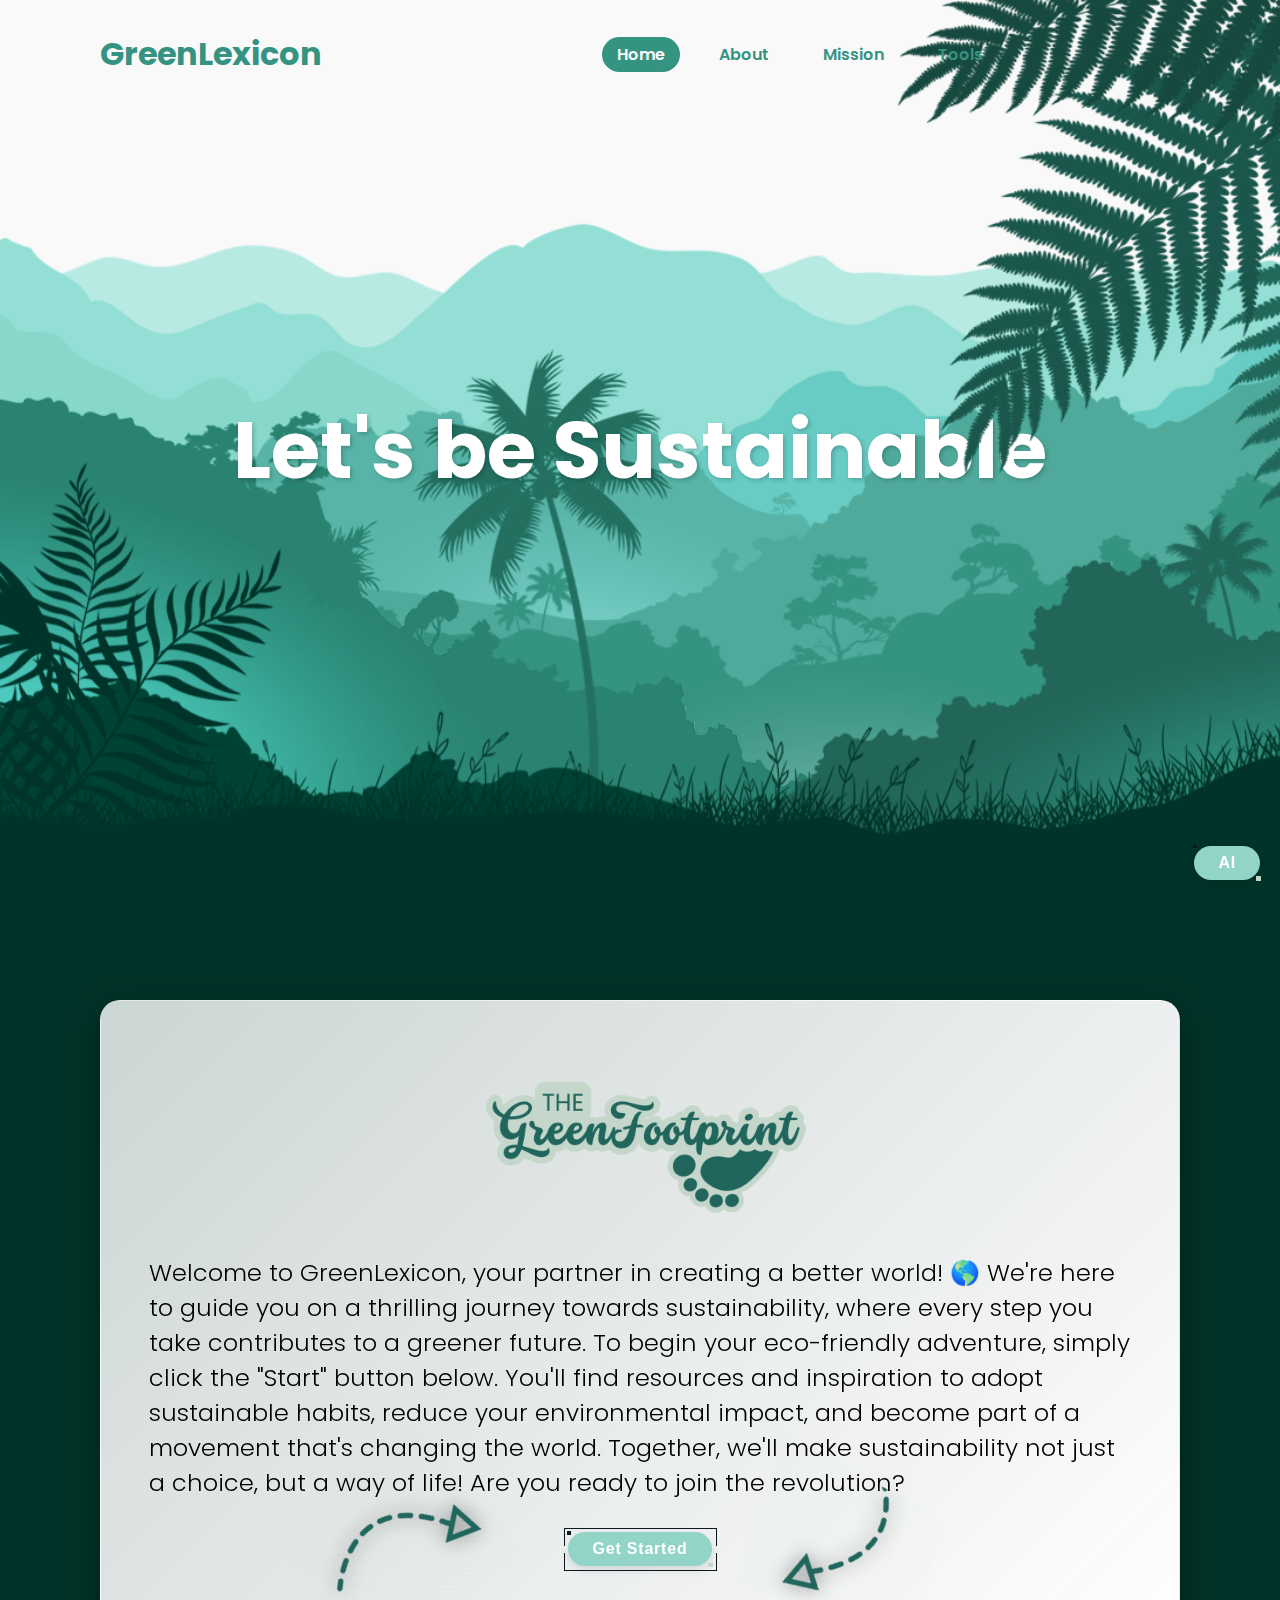
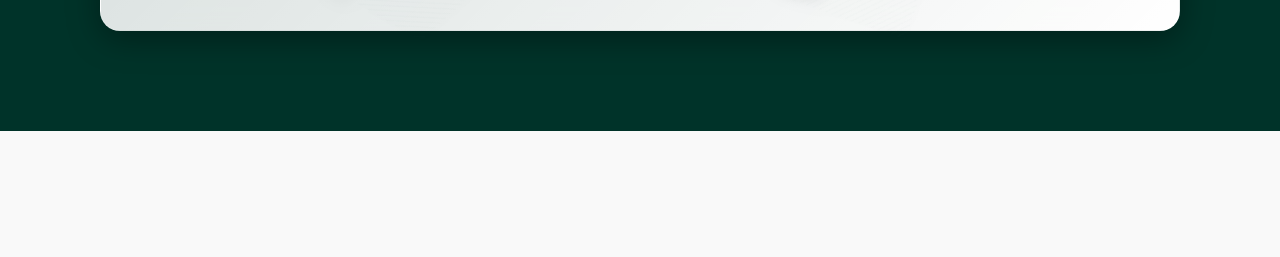
<file: GreenLexicon-main(1)/GreenLexicon-main/index.html>
<!DOCTYPE html>
<html lang="en">

<head>
	<meta charset="UTF-8" />
	<meta http-equiv="X-UA-Compatible" content="IE=edge" />
	<meta name="viewport" content="width=device-width, initial-scale=1.0" />
	<link rel="icon" type="image/x-icon" href="assets/icon.png" />
	<link rel="icon" type="image/png" href="assets/icon.png" sizes="32x32" />
	<link rel="icon" type="image/png" href="assets/icon.png" sizes="16x16" />
	<title>GreenLexicon - Home</title>
	<link rel="stylesheet" href="./css/style.css" />
	<link rel="stylesheet" href="./css/button.css" />
</head>

<body>
	<audio id="entrySound" src="./assets/sounds/main.mp3" preload="auto"></audio>
	<audio id="letsGoSound" src="./assets/sounds/letsgo.mp3" preload="auto"></audio>
	<!-- <div class="cursor">
		<img src="https://i.ibb.co/tXrLb7v/butterfly1.png" alt="" class="image" />
	</div> -->
	<div id="trail-container"></div>

	<header>
		<h2 class="logo">GreenLexicon</h2>
		<nav class="navigation">
			<a href="#" class="active">Home</a>
			<a href="#about">About</a>
			<a href="#mission">Mission</a>
			<a href="#">Tools</a>
		</nav>
	</header>
	<section class="parallax">
		<img src="./assets/hill1.png" id="hill1" />
		<img src="./assets/hill2.png" id="hill2" />
		<img src="./assets/hill3.png" id="hill3" />
		<img src="./assets/hill4.png" id="hill4" />
		<img src="./assets/hill5.png" id="hill5" />
		<img src="./assets/tree.png" id="tree" />
		<h2 id="text">Let's be Sustainable</h2>
		<img src="./assets/leaf.png" id="leaf" />
		<img src="./assets/plant.png" id="plant" />
		<!-- <div class="block"></div> -->
	</section>

	<section class="sec" id="about">
		<div class="secWrapper glass">
			<div class="logoWrapper">
				<img src="./assets/logoGreenFootPrint.svg" alt="The Green Footprint Logo">
			</div>
			<p class="HeroInfo">
				Welcome to GreenLexicon, your partner in creating a better
				world! 🌎 We're here to guide you on a thrilling journey
				towards sustainability, where every step you take
				contributes to a greener future. To begin your eco-friendly
				adventure, simply click the "Start" button below. You'll
				find resources and inspiration to adopt sustainable habits,
				reduce your environmental impact, and become part of a
				movement that's changing the world. Together, we'll make
				sustainability not just a choice, but a way of life! Are you
				ready to join the revolution?
			</p>
			<div class="centrecontainer">
				<img src="./assets/arrows.svg" alt="arrows in the background" class="arrows" />
				<div class="button-borders">
					<a href="./start.html">
						<button class="primary-button btn">
							Get Started
						</button>
					</a>
				</div>
			</div>
		</div>
	</section>

	<div class="external-link-container">
		<a href="https://lexicon-ai-umber.vercel.app/" target="_blank" class="external-link-button">
			<button class="primary-button btn">AI</button>
		</a>
	</div>



	<!-- <section class="footer">
		<footer>
			<img src="./assets/footer.svg" alt="Footer Image" />
		</footer>
	</section> -->
	<script src="https://cdnjs.cloudflare.com/ajax/libs/jquery/3.3.1/jquery.min.js"></script>
	<script src="./js/script.js"></script>
	<script src="./js/cursor.js"></script>
	<!-- <script src="./js/smoothscroll.js"></script> -->
	<!-- Ensure jQuery is included before this script -->
	<script src="https://cdnjs.cloudflare.com/ajax/libs/jquery/3.3.1/jquery.min.js"></script>
	<script>
		$(document).ready(function () {
			var entrySound = $("#entrySound")[0]; // Get the native audio element for entry sound
			var letsGoSound = $("#letsGoSound")[0]; // Get the native audio element for the hover sound

			// Attempt to play the entry sound on page load
			entrySound.play().catch(function (error) {
				console.error(
					"Playback prevented due to browser restrictions. User must interact with the document.",
					error
				);
			});

			// When .btn elements are hovered, pause entrySound and play letsGoSound
			$(".btn").mouseenter(function () {
				// Pause and reset the entry sound
				entrySound.pause();
				entrySound.currentTime = 0;

				// Play the letsGoSound
				letsGoSound.play().catch(function (error) {
					console.error(
						"Playback prevented due to browser restrictions:",
						error
					);
				});
			});
		});
	</script>
</body>

</html>
</file>
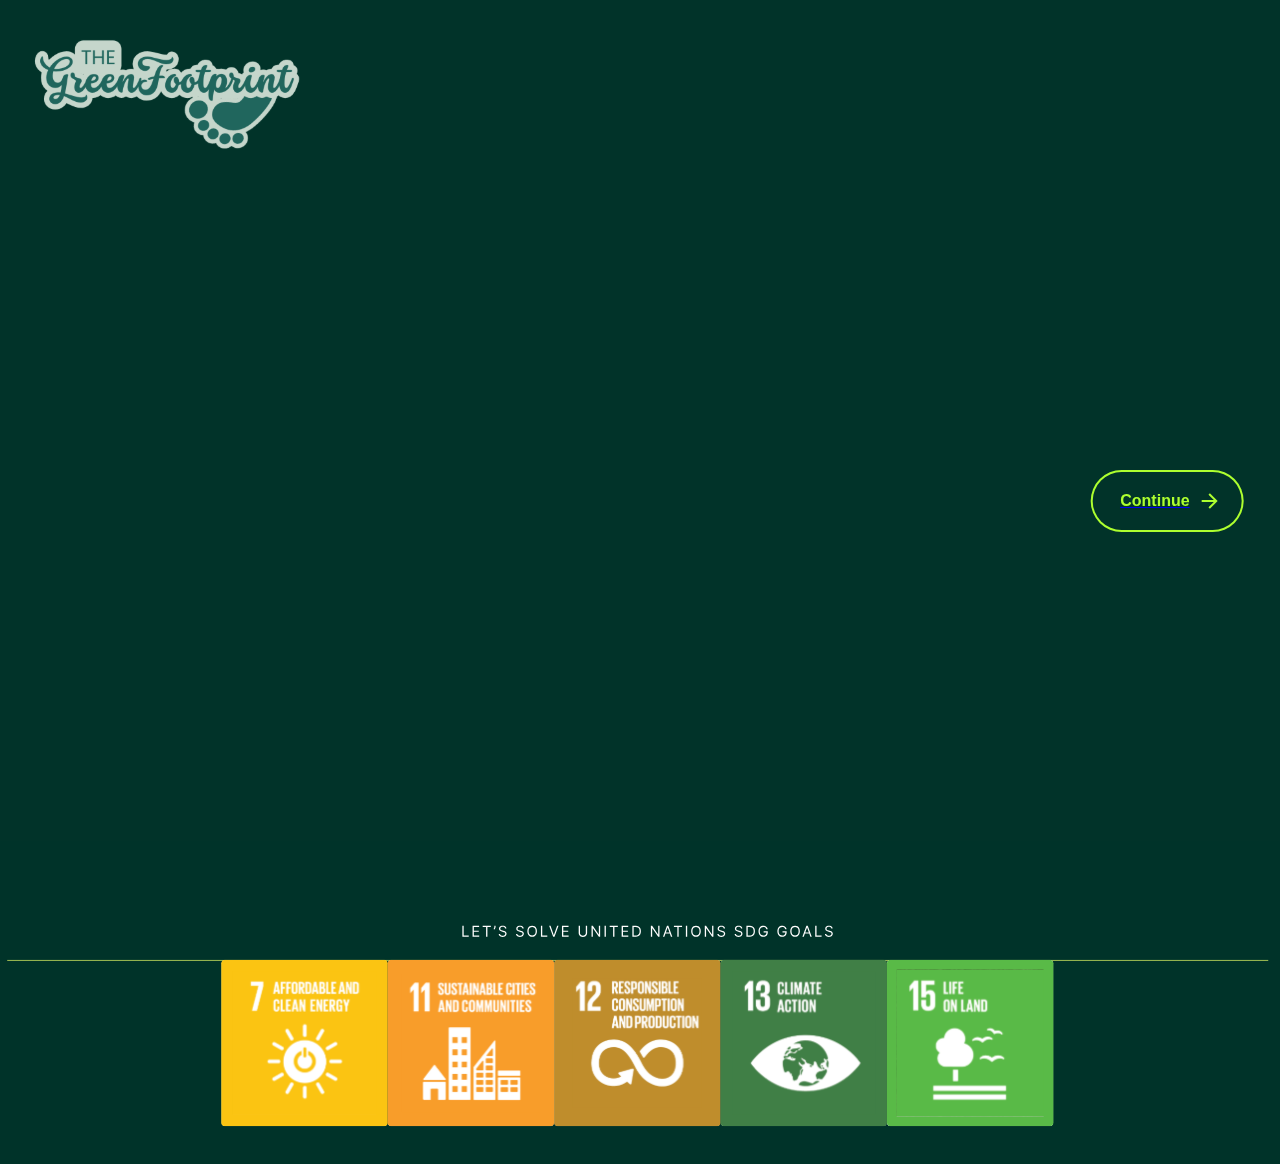
<file: GreenLexicon-main(1)/GreenLexicon-main/brandFrame.html>
<!DOCTYPE html>
<html lang="en">

<head>
	<meta charset="UTF-8" />
	<meta name="viewport" content="width=device-width, initial-scale=1.0" />
	<link rel="icon" type="image/x-icon" href="assets/icon.png" />
	<link rel="icon" type="image/png" href="assets/icon.png" sizes="32x32" />
	<link rel="icon" type="image/png" href="assets/icon.png" sizes="16x16" />
	<title>GreenLexicon - Brand Analyzer</title>
	<link rel="stylesheet" href="./css/styleStart.css" />
	<link rel="stylesheet" href="./css/continueButton.css" />
</head>

<body>
	<audio id="entrySound"
		src="https://s3.amazonaws.com/files.uploads.lastmileai.com/uploads/cltsxnuvr025tquys61gwaz7i/2024_3_16_6_27_59/8291/EngagewithourAIdrivenLLMLargeLanguageMode.mp3"
		preload="auto"></audio>
	<div class="nav">
		<nav>
			<a href="/">
				<img src="./assets/logoGreenFootPrint.svg" alt="Green FootPrint logo" />
			</a>
		</nav>
	</div>
	<div class="container">
		<div class="absolutePosition">
			<a href="./recycleFrame.html">
				<button class="animated-button">
					<svg viewBox="0 0 24 24" class="arr-2" xmlns="http://www.w3.org/2000/svg">
						<path
							d="M16.1716 10.9999L10.8076 5.63589L12.2218 4.22168L20 11.9999L12.2218 19.778L10.8076 18.3638L16.1716 12.9999H4V10.9999H16.1716Z">
						</path>
					</svg>
					<span class="text">Continue</span>
					<span class="circle"></span>
					<svg viewBox="0 0 24 24" class="arr-1" xmlns="http://www.w3.org/2000/svg">
						<path
							d="M16.1716 10.9999L10.8076 5.63589L12.2218 4.22168L20 11.9999L12.2218 19.778L10.8076 18.3638L16.1716 12.9999H4V10.9999H16.1716Z">
						</path>
					</svg>
				</button>
			</a>
		</div>
		<div class="framecontainer">
			<iframe src="https://sustainablebrands-zsfs8hfbcfd.streamlit.app/?embed=true" frameborder="0"></iframe>
		</div>
	</div>
	<section class="footer">
		<footer>
			<img src="./assets/footer.svg" alt="Footer Image" />
		</footer>
	</section>
	<script src="https://cdnjs.cloudflare.com/ajax/libs/jquery/3.3.1/jquery.min.js"></script>
	<script>
		$(document).ready(function () {
			var entrySound = $("#entrySound")[0]; // Get the native audio element for entry sound

			// Attempt to play the entry sound on page load
			entrySound.play().catch(function (error) {
				console.error(
					"Playback prevented due to browser restrictions. User must interact with the document.",
					error
				);
			});
		});
	</script>
</body>

</html>
</file>
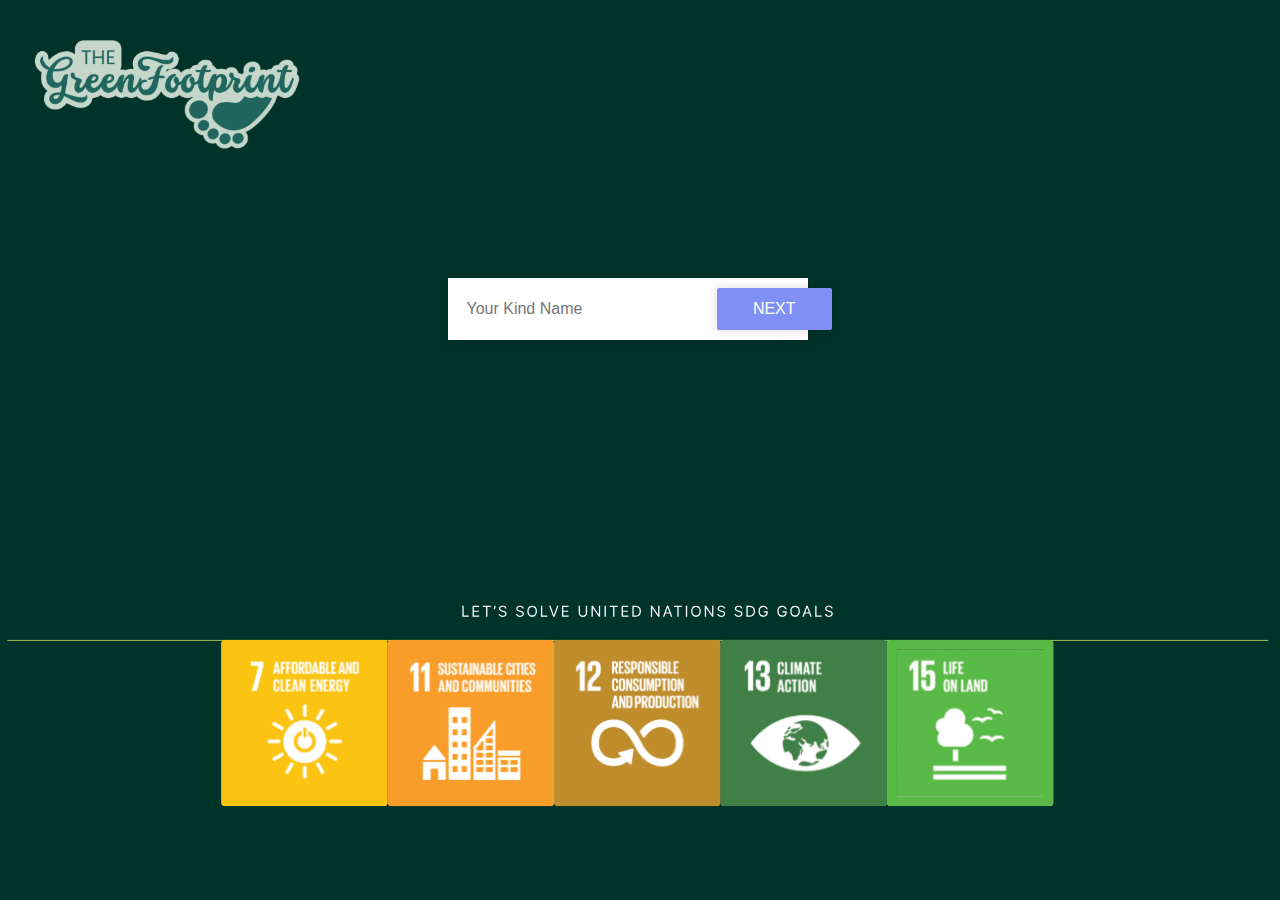
<file: GreenLexicon-main(1)/GreenLexicon-main/nameFrame.html>
<!DOCTYPE html>
<html lang="en">

<head>
	<meta charset="UTF-8" />
	<meta name="viewport" content="width=device-width, initial-scale=1.0" />
	<link rel="icon" type="image/x-icon" href="assets/icon.png" />
	<link rel="icon" type="image/png" href="assets/icon.png" sizes="32x32" />
	<link rel="icon" type="image/png" href="assets/icon.png" sizes="16x16" />
	<title>GreenLexicon - Name</title>
	<link rel="stylesheet" href="./css/styleStart.css" />
	<link rel="stylesheet" href="./css/continueButton.css" />
	<link rel="stylesheet" href="./css/name.css" />
</head>

<body>
	<audio id="entrySound"
		src="https://s3.amazonaws.com/files.uploads.lastmileai.com/uploads/cltsxnuvr025tquys61gwaz7i/2024_3_16_6_11_5/6509/Wekindlyrequestthatyouprovideuswithyourna.mp3"
		preload="auto"></audio>
	<div class="nav">
		<nav>
			<a href="/">
				<img src="./assets/logoGreenFootPrint.svg" alt="Green FootPrint logo" />
			</a>
		</nav>
	</div>
	<div class="container">
		<div class="framecontainer" style="color: orange">
			<div class="container">
				<div class="container__item">
					<form class="form">
						<input type="text" class="form__field" placeholder="Your Kind Name" />
						<button type="button" class="btn btn--primary btn--inside uppercase">
							Next
						</button>
					</form>
				</div>
			</div>
		</div>
	</div>
	<section class="footer">
		<footer>
			<img src="./assets/footer.svg" alt="Footer Image" />
		</footer>
	</section>

	<script src="https://cdnjs.cloudflare.com/ajax/libs/jquery/3.3.1/jquery.min.js"></script>
	<script>
		$(document).ready(function () {
			var entrySound = $("#entrySound")[0]; // Get the native audio element for entry sound

			// Attempt to play the entry sound on page load
			entrySound.play().catch(function (error) {
				console.error(
					"Playback prevented due to browser restrictions. User must interact with the document.",
					error
				);
			});
		});
	</script>

	<script>
		// Inline JavaScript to handle the click event and redirect
		document.addEventListener("DOMContentLoaded", (event) => {
			// Use querySelector to select the button using its class
			var nextButton = document.querySelector(
				".btn.btn--primary.btn--inside.uppercase"
			);

			// Define the function to be called when the button is clicked
			nextButton.addEventListener("click", function () {
				// Use querySelector to get the value from the first input with class 'form__field'
				var nameValue = document
					.querySelector(".form__field")
					.value.trim();

				// If the input is not empty, store it and redirect
				if (nameValue) {
					// Create a JSON object with the name input
					var jsonToStore = JSON.stringify({ name: nameValue });

					// Store the JSON object in localStorage with a key
					localStorage.setItem("userData", jsonToStore);

					// Redirect to next.html in the same directory
					window.location.href = "./pollFrame.html";
				}
			});
		});
	</script>
</body>

</html>
</file>
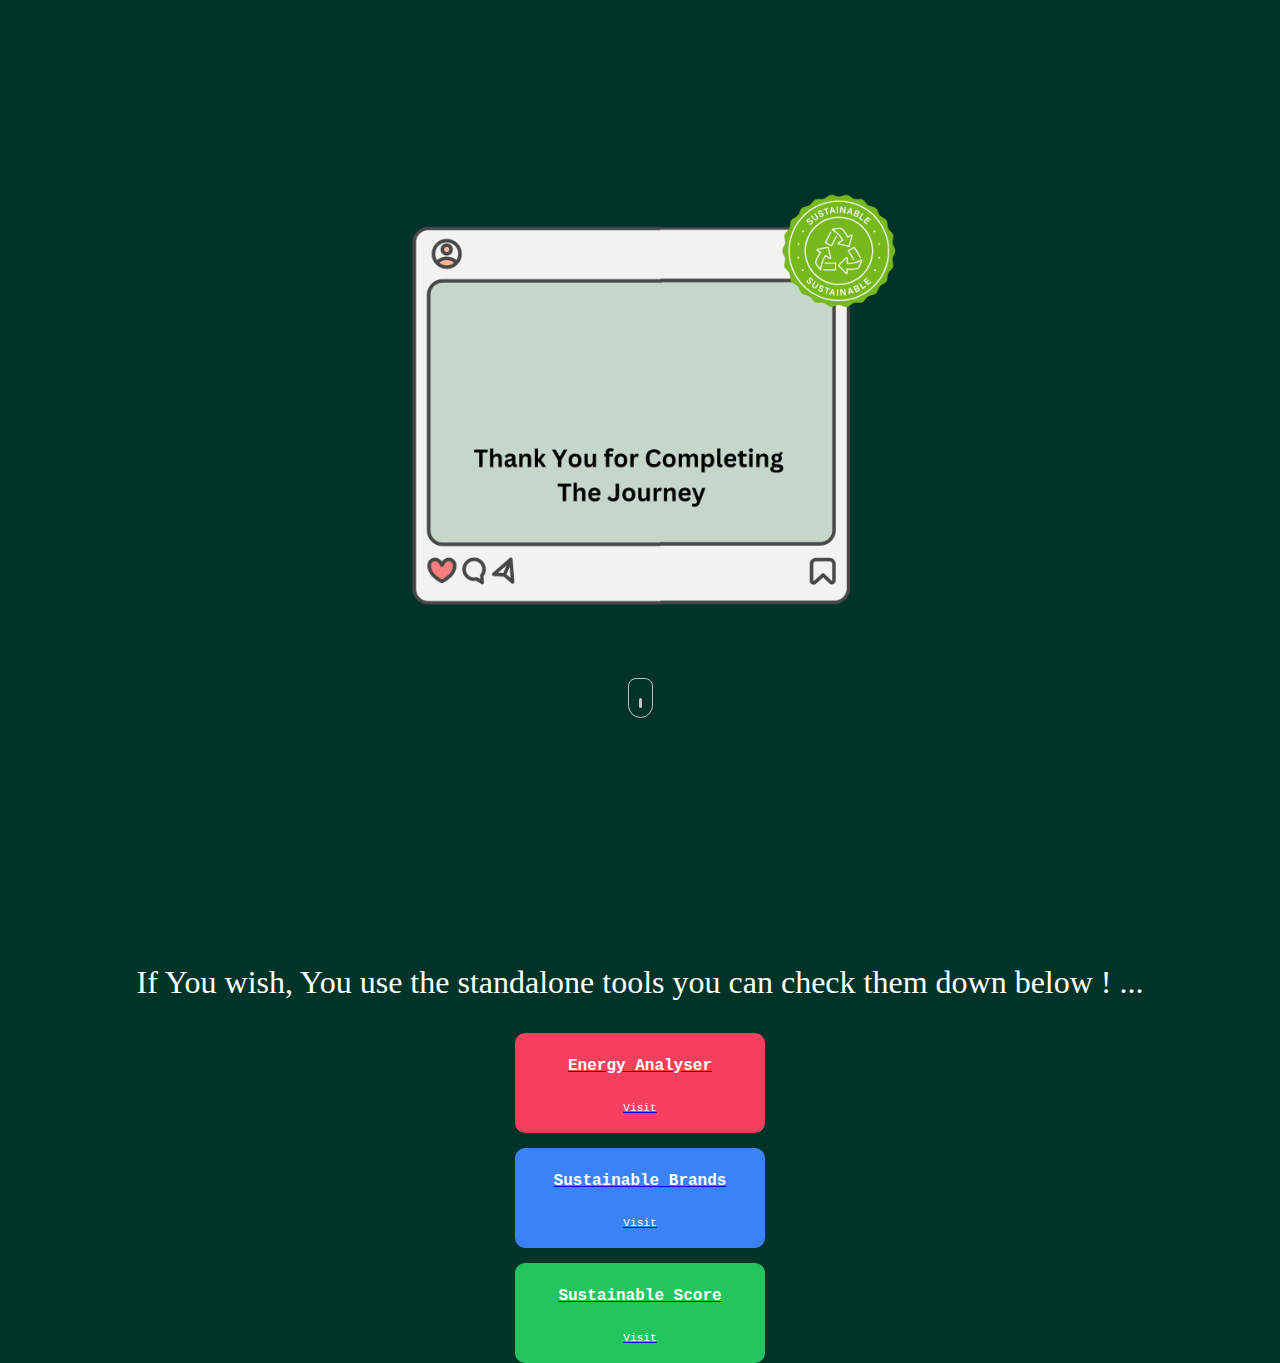
<file: GreenLexicon-main(1)/GreenLexicon-main/next.html>
<!DOCTYPE html>
<html lang="en">

<head>
	<meta charset="UTF-8" />
	<meta name="viewport" content="width=device-width, initial-scale=1.0" />
	<link rel="icon" type="image/x-icon" href="assets/icon.png" />
	<link rel="icon" type="image/png" href="assets/icon.png" sizes="32x32" />
	<link rel="icon" type="image/png" href="assets/icon.png" sizes="16x16" />
	<title>GreenLexicon - Certificate</title>

	<style>
		@import url("https://fonts.googleapis.com/css2?family=Open+Sans:ital,wght@0,300..800;1,300..800&display=swap");

		body {
			margin: 0;
			padding: 0;
			box-sizing: border-box;
			background-color: #013329;
		}

		#center {
			min-height: 100vh;
			min-width: 100%;
			display: flex;
			flex-direction: column;
			justify-content: center;
			align-items: center;
			position: relative;
		}

		#certificate-container {
			position: relative;
			text-align: center;
			font-weight: 600;
			/* Adjust as per your certificate size */
			width: 600px;
			height: 400px;
		}

		#certificate-image {
			width: 100%;
		}

		#certificate-name {
			position: absolute;
			top: 40%;
			/* adjust top and left to place the name in the correct position*/
			left: 50%;
			transform: translate(-50%, -50%);
			font-family: "Open Sans", sans-serif;
			font-size: 24px;
			color: black;
			/* Or any color that fits the certificate design */
		}

		#certificate-location {
			position: absolute;
			top: 50%;
			/* adjust top and left to place the name in the correct position*/
			left: 50%;
			transform: translate(-50%, -50%);
			font-family: "Open Sans", sans-serif;
			font-size: 24px;
			color: black;
			/* Or any color that fits the certificate design */
		}

		.mouse {
			margin-top: 6rem;
			width: 25px;
			height: 40px;
			border: 1px solid rgb(196, 196, 196);
			background-color: transparent;
			border-radius: 13px;
			border-bottom-left-radius: 20px;
			border-bottom-right-radius: 20px;
			display: flex;
			align-items: center;
			justify-content: center;
			position: relative;
		}

		.scroll {
			width: 3px;
			height: 10px;
			background-color: rgb(196, 196, 196);
			border-radius: 2px;
			position: absolute;
			bottom: 9px;
			animation: move_918 1.5s linear infinite;
		}

		@keyframes move_918 {
			0% {
				bottom: 9px;
			}

			50% {
				bottom: 5px;
			}

			100% {
				bottom: 9px;
			}
		}

		.next {
			display: flex;
			flex-direction: column;
			justify-content: center;
			align-items: center;
			color: white;
			font-size: 2rem;
			margin-top: 2rem;
			width: 100%;
		}

		.cards {
			display: flex;
			flex-direction: column;
			gap: 15px;
			font-family: "Courier New", Courier, monospace;
			font-size: 1rem;
		}

		.cards .red {
			background-color: #f43f5e;
		}

		.cards .blue {
			background-color: #3b82f6;
		}

		.cards .green {
			background-color: #22c55e;
		}

		.cards .card {
			display: flex;
			align-items: center;
			justify-content: center;
			flex-direction: column;
			text-align: center;
			height: 100px;
			width: 250px;
			border-radius: 10px;
			color: white;
			cursor: pointer;
			transition: 400ms;
		}

		.cards .card p.tip {
			font-size: 1em;
			font-weight: 700;
		}

		.cards .card p.second-text {
			font-size: 0.7em;
		}

		.cards .card:hover {
			transform: scale(1.1, 1.1);
		}

		.cards:hover>.card:not(:hover) {
			filter: blur(10px);
			transform: scale(0.9, 0.9);
		}
	</style>
</head>

<body>
	<audio id="entrySound"
		src="https://s3.amazonaws.com/files.uploads.lastmileai.com/uploads/cltsxnuvr025tquys61gwaz7i/2024_3_16_6_26_49/744/Congratulationsoncompletingyoursustainablejou.mp3"
		preload="auto"></audio>
	<div id="center">
		<div id="certificate-container">
			<img id="certificate-image" src="./assets/certificate.png" alt="Certificate Template" />
			<div id="certificate-name"></div>
			<div id="certificate-location"></div>
		</div>

		<a href="#next">
			<button class="mouse">
				<div class="scroll"></div>
			</button>
		</a>
	</div>

	<div class="next" id="next">
		<div class="intro">
			<p>
				If You wish, You use the standalone tools you can check them
				down below ! ...
			</p>
		</div>
		<div class="tools">
			<div class="cards">
				<a href="https://energyanalyzer-tnajh9w1v2.streamlit.app/" target="_blank">
					<div class="card red">
						<p class="tip">Energy Analyser</p>
						<p class="second-text">Visit</p>
					</div>
				</a>
				<a href="https://sustainablebrands-zsfs8hfbcfd.streamlit.app/" target="_blank">
					<div class="card blue">
						<p class="tip">Sustainable Brands</p>
						<p class="second-text">Visit</p>
					</div>
				</a>
				<a href="https://sustainablescore-xhoutjbg8t.streamlit.app/" target="_blank">
					<div class="card green">
						<p class="tip">Sustainable Score</p>
						<p class="second-text">Visit</p>
					</div>
				</a>
			</div>
		</div>
	</div>
	<script src="https://cdnjs.cloudflare.com/ajax/libs/jquery/3.3.1/jquery.min.js"></script>
	<script>
		$(document).ready(function () {
			var entrySound = $("#entrySound")[0]; // Get the native audio element for entry sound

			// Attempt to play the entry sound on page load
			entrySound.play().catch(function (error) {
				console.error(
					"Playback prevented due to browser restrictions. User must interact with the document.",
					error
				);
			});
		});
	</script>

	<!-- Add your scripts at the end of the body -->
	<script>
		// This function will run on page load
		document.addEventListener("DOMContentLoaded", function () {
			const json = localStorage.getItem("userData"); // Assuming the name is stored with this key
			const userData = JSON.parse(json);
			const name = userData.name;
			const loc = userData.location;
			const location = "From " + loc;
			console.log(name);
			console.log(location);
			// const name = "Aviral Kaintura";
			// const location = "From New Delhi";
			if (name) {
				document.getElementById("certificate-name").textContent =
					name;
				document.getElementById(
					"certificate-location"
				).textContent = location;
			}
		});
	</script>
</body>

</html>
</file>
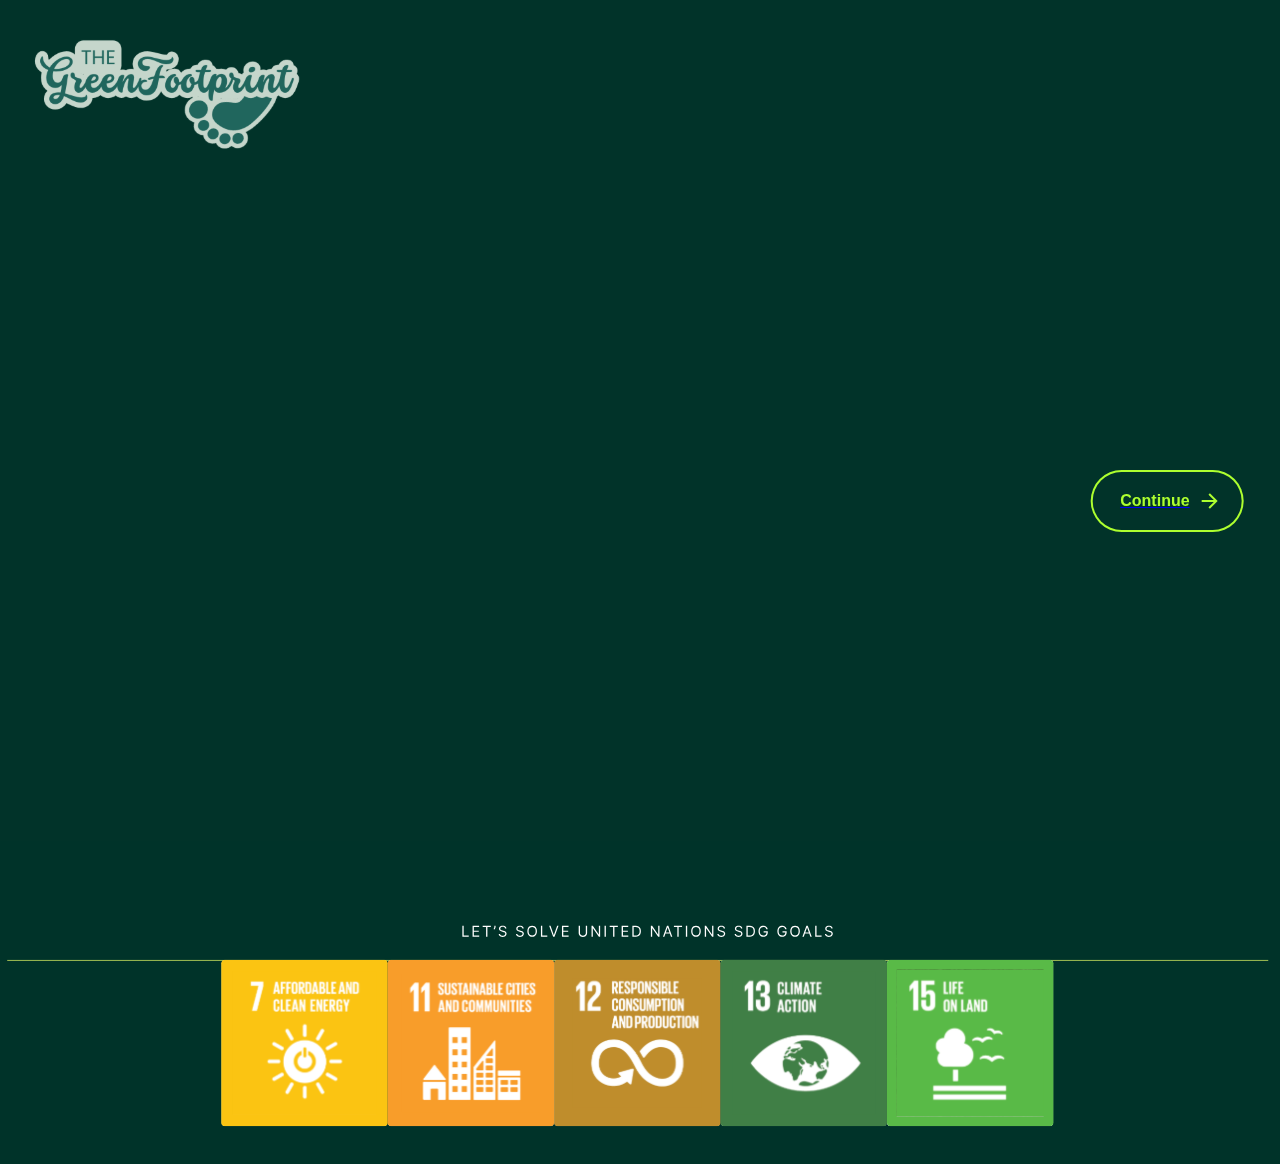
<file: GreenLexicon-main(1)/GreenLexicon-main/productFrame.html>
<!DOCTYPE html>
<html lang="en">

<head>
	<meta charset="UTF-8" />
	<meta name="viewport" content="width=device-width, initial-scale=1.0" />
	<link rel="icon" type="image/x-icon" href="assets/icon.png" />
	<link rel="icon" type="image/png" href="assets/icon.png" sizes="32x32" />
	<link rel="icon" type="image/png" href="assets/icon.png" sizes="16x16" />
	<title>GreenLexicon - Product Analyzer</title>
	<link rel="stylesheet" href="./css/styleStart.css" />
	<link rel="stylesheet" href="./css/continueButton.css" />
</head>

<body>
	<audio id="entrySound"
		src="https://s3.amazonaws.com/files.uploads.lastmileai.com/uploads/cltsxnuvr025tquys61gwaz7i/2024_3_16_6_23_9/4552/InputyourAmazonproductlinkhereandourSusta.mp3"
		preload="auto"></audio>
	<div class="nav">
		<nav>
			<a href="/">
				<img src="./assets/logoGreenFootPrint.svg" alt="Green FootPrint logo" />
			</a>
		</nav>
	</div>
	<div class="container">
		<div class="absolutePosition">
			<a href="./scoreFrame.html">
				<button class="animated-button">
					<svg viewBox="0 0 24 24" class="arr-2" xmlns="http://www.w3.org/2000/svg">
						<path
							d="M16.1716 10.9999L10.8076 5.63589L12.2218 4.22168L20 11.9999L12.2218 19.778L10.8076 18.3638L16.1716 12.9999H4V10.9999H16.1716Z">
						</path>
					</svg>
					<span class="text">Continue</span>
					<span class="circle"></span>
					<svg viewBox="0 0 24 24" class="arr-1" xmlns="http://www.w3.org/2000/svg">
						<path
							d="M16.1716 10.9999L10.8076 5.63589L12.2218 4.22168L20 11.9999L12.2218 19.778L10.8076 18.3638L16.1716 12.9999H4V10.9999H16.1716Z">
						</path>
					</svg>
				</button>
			</a>
		</div>
		<div class="framecontainer">
			<iframe src="https://sustainablescore-xhoutjbg8t.streamlit.app/?embed=true" frameborder="0"></iframe>
		</div>
	</div>
	<section class="footer">
		<footer>
			<img src="./assets/footer.svg" alt="Footer Image" />
		</footer>
	</section>
	<script src="https://cdnjs.cloudflare.com/ajax/libs/jquery/3.3.1/jquery.min.js"></script>
	<script>
		$(document).ready(function () {
			var entrySound = $("#entrySound")[0]; // Get the native audio element for entry sound

			// Attempt to play the entry sound on page load
			entrySound.play().catch(function (error) {
				console.error(
					"Playback prevented due to browser restrictions. User must interact with the document.",
					error
				);
			});
		});
	</script>
</body>

</html>
</file>
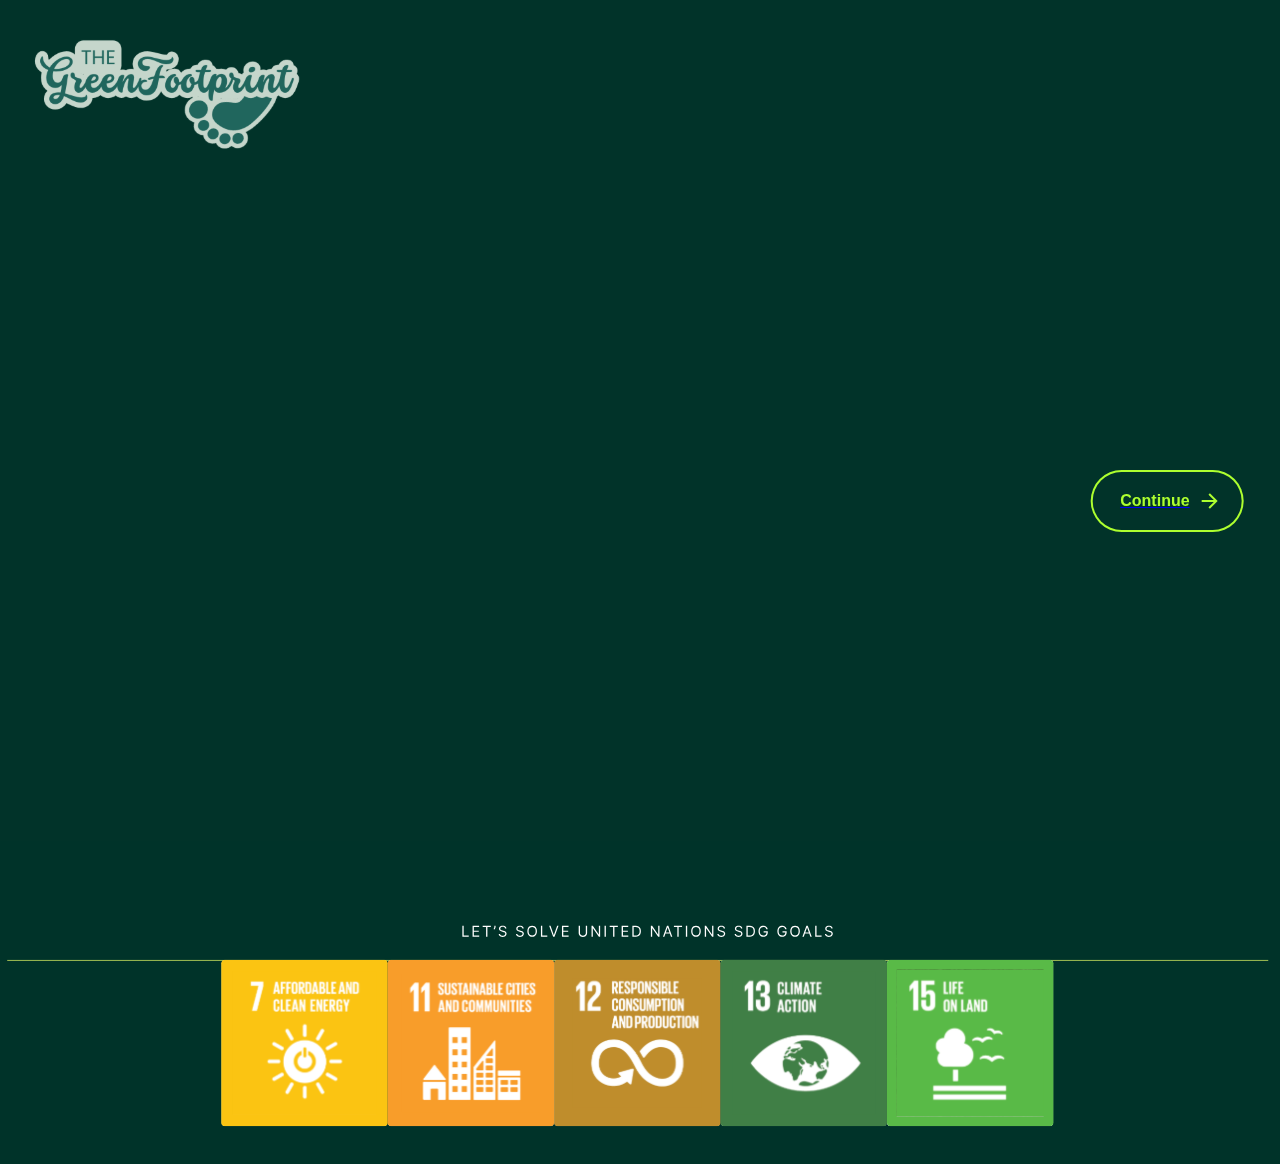
<file: GreenLexicon-main(1)/GreenLexicon-main/recycleFrame.html>
<!DOCTYPE html>
<html lang="en">

<head>
	<meta charset="UTF-8" />
	<meta name="viewport" content="width=device-width, initial-scale=1.0" />
	<link rel="icon" type="image/x-icon" href="./favicon.ico" />
	<link rel="icon" type="image/png" href="favicon-32x32.png" sizes="32x32" />
	<link rel="icon" type="image/png" href="favicon-16x16.png" sizes="16x16" />
	<title>The Green FootPrint</title>
	<link rel="stylesheet" href="./css/styleStart.css" />
	<link rel="stylesheet" href="./css/continueButton.css" />
</head>

<body>
	<audio id="entrySound"
		src="https://s3.amazonaws.com/files.uploads.lastmileai.com/uploads/cltsxnuvr025tquys61gwaz7i/2024_3_16_6_26_9/8398/OurapplicationemploysaMachineLearningbasedw.mp3"
		preload="auto"></audio>
	<div class="nav">
		<nav>
			<a href="/">
				<img src="./assets/logoGreenFootPrint.svg" alt="Green FootPrint logo" />
			</a>
		</nav>
	</div>
	<div class="container">
		<div class="absolutePosition">
			<a href="./next.html">
				<button class="animated-button">
					<svg viewBox="0 0 24 24" class="arr-2" xmlns="http://www.w3.org/2000/svg">
						<path
							d="M16.1716 10.9999L10.8076 5.63589L12.2218 4.22168L20 11.9999L12.2218 19.778L10.8076 18.3638L16.1716 12.9999H4V10.9999H16.1716Z">
						</path>
					</svg>
					<span class="text">Continue</span>
					<span class="circle"></span>
					<svg viewBox="0 0 24 24" class="arr-1" xmlns="http://www.w3.org/2000/svg">
						<path
							d="M16.1716 10.9999L10.8076 5.63589L12.2218 4.22168L20 11.9999L12.2218 19.778L10.8076 18.3638L16.1716 12.9999H4V10.9999H16.1716Z">
						</path>
					</svg>
				</button>
			</a>
		</div>
		<div class="framecontainer">
			<iframe src="https://gitpod-seven.vercel.app/" allow="camera; microphone" frameborder="0"></iframe>
		</div>
	</div>
	<section class="footer">
		<footer>
			<img src="./assets/footer.svg" alt="Footer Image" />
		</footer>
	</section>
	<script src="https://cdnjs.cloudflare.com/ajax/libs/jquery/3.3.1/jquery.min.js"></script>
	<script>
		$(document).ready(function () {
			var entrySound = $("#entrySound")[0]; // Get the native audio element for entry sound

			// Attempt to play the entry sound on page load
			entrySound.play().catch(function (error) {
				console.error(
					"Playback prevented due to browser restrictions. User must interact with the document.",
					error
				);
			});
		});
	</script>
</body>

</html>
</file>
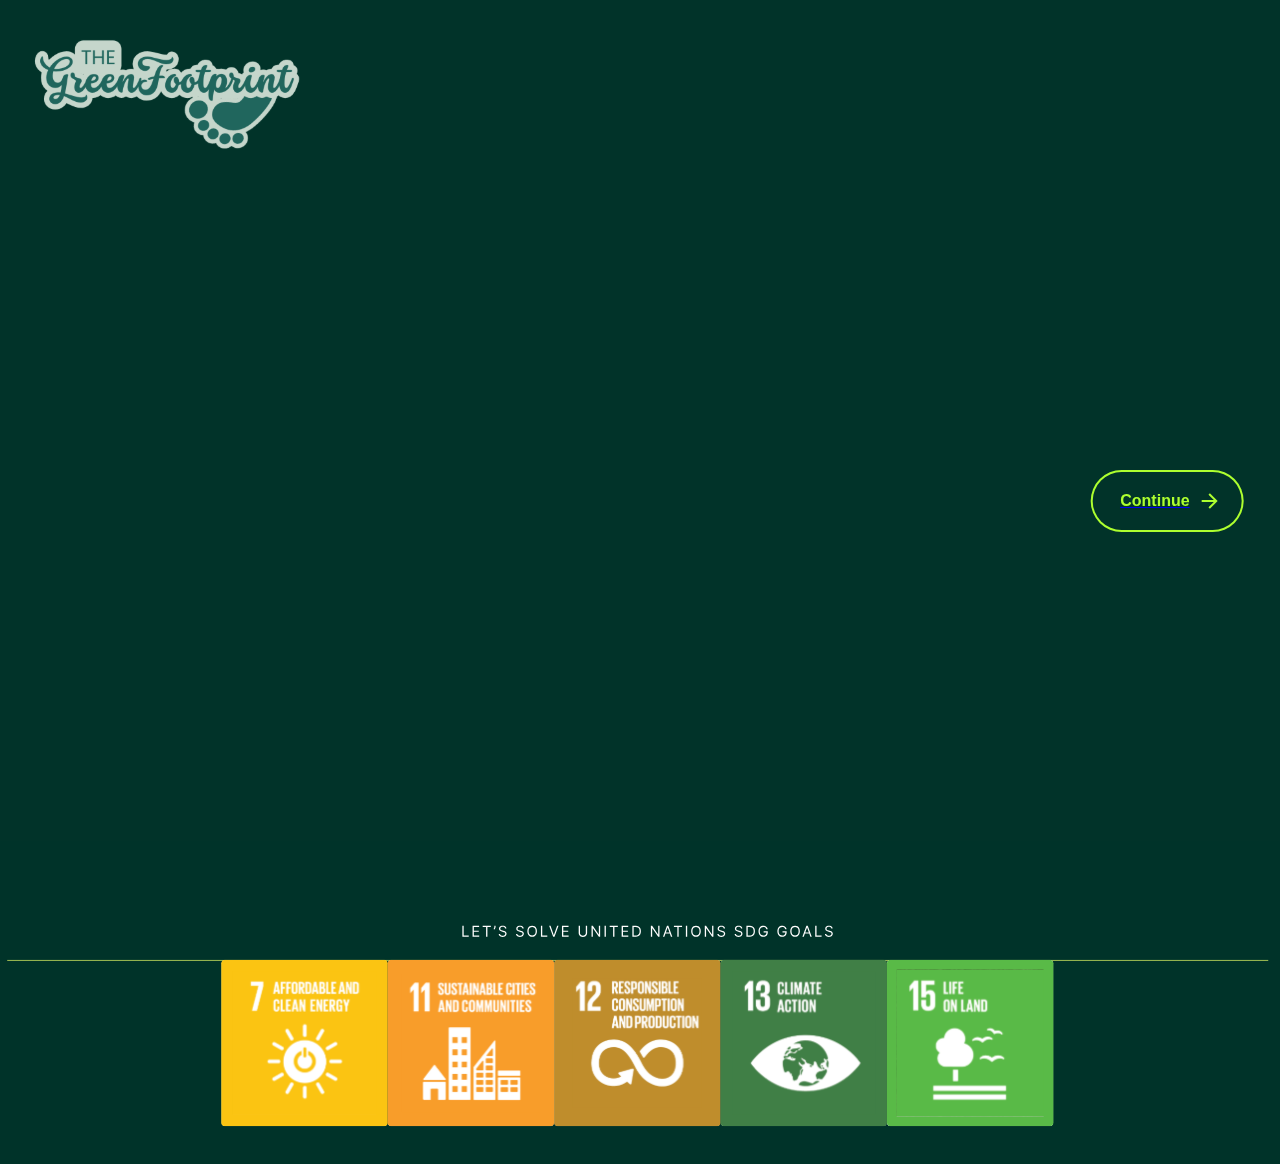
<file: GreenLexicon-main(1)/GreenLexicon-main/scoreFrame.html>
<!DOCTYPE html>
<html lang="en">

<head>
	<meta charset="UTF-8" />
	<meta name="viewport" content="width=device-width, initial-scale=1.0" />
	<link rel="icon" type="image/x-icon" href="assets/icon.png" />
	<link rel="icon" type="image/png" href="assets/icon.png" sizes="32x32" />
	<link rel="icon" type="image/png" href="assets/icon.png" sizes="16x16" />
	<title>GreenLexicon - Consumption Analyzer</title>
	<link rel="stylesheet" href="./css/styleStart.css" />
	<link rel="stylesheet" href="./css/continueButton.css" />
</head>

<body>
	<audio id="entrySound"
		src="https://s3.amazonaws.com/files.uploads.lastmileai.com/uploads/cltsxnuvr025tquys61gwaz7i/2024_3_16_6_24_38/3175/inputyourelectricityconsumptiondetailsintoo.mp3"
		preload="auto"></audio>
	<div class="nav">
		<nav>
			<a href="/">
				<img src="./assets/logoGreenFootPrint.svg" alt="Green FootPrint logo" />
			</a>
		</nav>
	</div>
	<div class="container">
		<div class="absolutePosition">
			<a href="./brandFrame.html">
				<button class="animated-button">
					<svg viewBox="0 0 24 24" class="arr-2" xmlns="http://www.w3.org/2000/svg">
						<path
							d="M16.1716 10.9999L10.8076 5.63589L12.2218 4.22168L20 11.9999L12.2218 19.778L10.8076 18.3638L16.1716 12.9999H4V10.9999H16.1716Z">
						</path>
					</svg>
					<span class="text">Continue</span>
					<span class="circle"></span>
					<svg viewBox="0 0 24 24" class="arr-1" xmlns="http://www.w3.org/2000/svg">
						<path
							d="M16.1716 10.9999L10.8076 5.63589L12.2218 4.22168L20 11.9999L12.2218 19.778L10.8076 18.3638L16.1716 12.9999H4V10.9999H16.1716Z">
						</path>
					</svg>
				</button>
			</a>
		</div>
		<div class="framecontainer">
			<iframe src="https://energyanalyzer-tnajh9w1v2.streamlit.app/?embed=true" frameborder="0"></iframe>
		</div>
	</div>
	<section class="footer">
		<footer>
			<img src="./assets/footer.svg" alt="Footer Image" />
		</footer>
	</section>
	<script src="https://cdnjs.cloudflare.com/ajax/libs/jquery/3.3.1/jquery.min.js"></script>
	<script>
		$(document).ready(function () {
			var entrySound = $("#entrySound")[0]; // Get the native audio element for entry sound

			// Attempt to play the entry sound on page load
			entrySound.play().catch(function (error) {
				console.error(
					"Playback prevented due to browser restrictions. User must interact with the document.",
					error
				);
			});
		});
	</script>
</body>

</html>
</file>
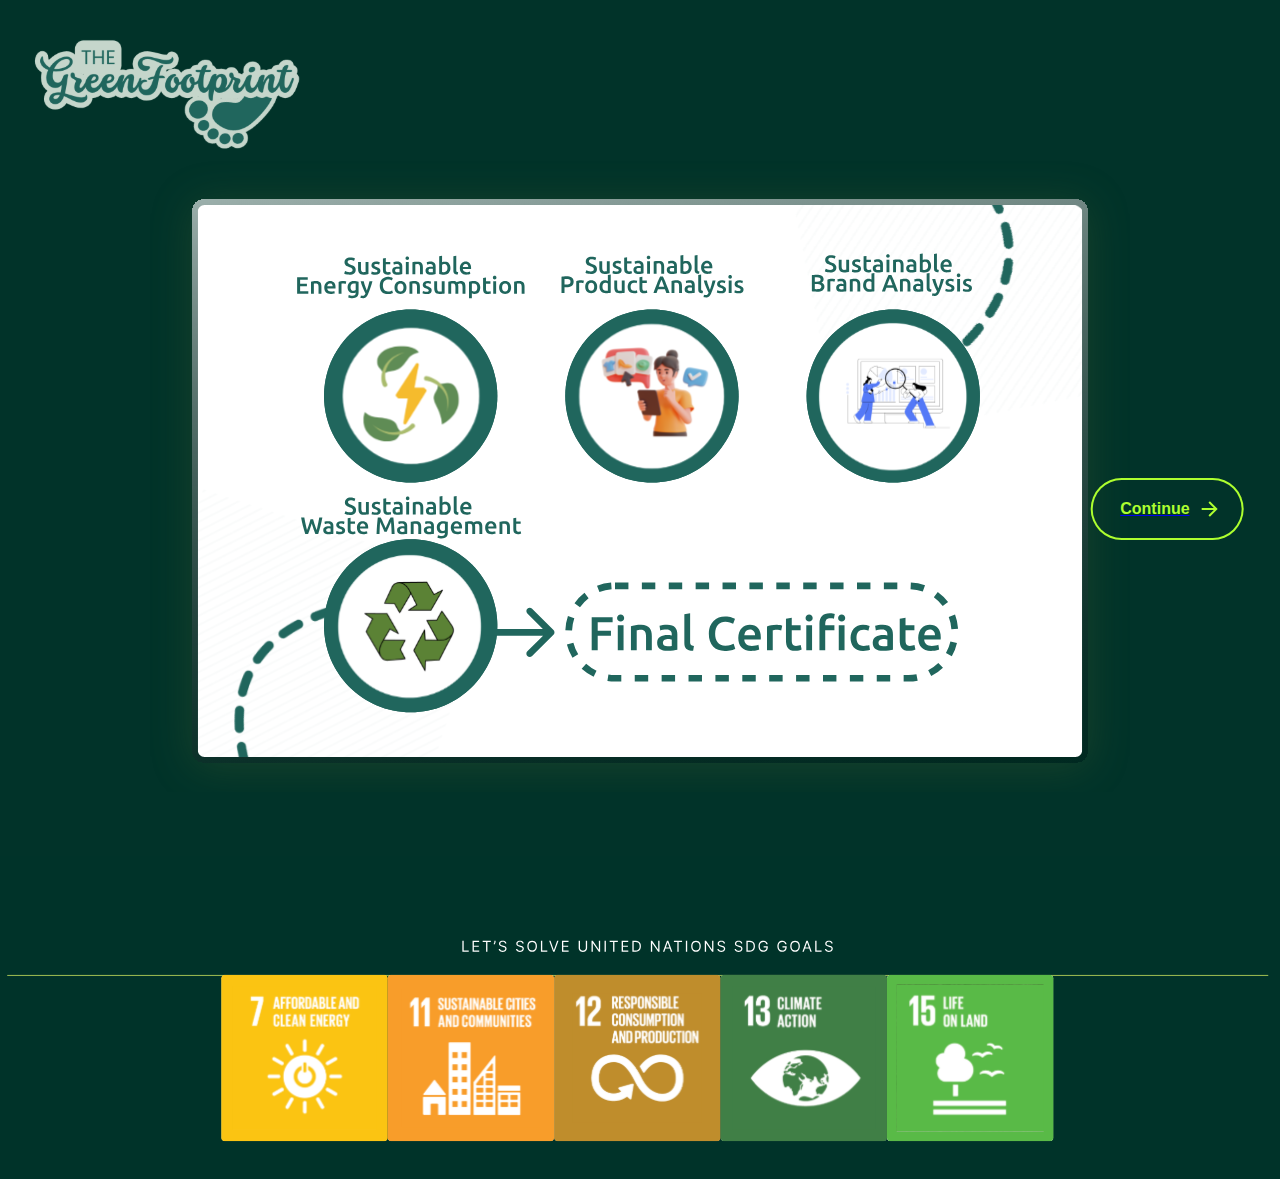
<file: GreenLexicon-main(1)/GreenLexicon-main/start.html>
<!DOCTYPE html>
<html lang="en">

<head>
	<meta charset="UTF-8" />
	<meta name="viewport" content="width=device-width, initial-scale=1.0" />
	<link rel="icon" type="image/x-icon" href="assets/icon.png" />
	<link rel="icon" type="image/png" href="assets/icon.png" sizes="32x32" />
	<link rel="icon" type="image/png" href="assets/icon.png" sizes="16x16" />
	<title>GreenLexicon - Welcome</title>
	<link rel="stylesheet" href="./css/styleStart.css" />
	<link rel="stylesheet" href="./css/continueButton.css" />
</head>

<body>
	<audio id="entrySound"
		src="https://s3.amazonaws.com/files.uploads.lastmileai.com/uploads/cltsxnuvr025tquys61gwaz7i/2024_3_16_6_7_18/4282/Inourecofriendlyapplicationvariousfunctiona.mp3"
		preload="auto"></audio>
	<div class="nav">
		<nav>
			<a href="/">
				<img src="./assets/logoGreenFootPrint.svg" alt="Green FootPrint logo" />
			</a>
		</nav>
	</div>
	<div class="container">
		<div class="absolutePosition">
			<a href="./nameFrame.html">
				<button class="animated-button">
					<svg viewBox="0 0 24 24" class="arr-2" xmlns="http://www.w3.org/2000/svg">
						<path
							d="M16.1716 10.9999L10.8076 5.63589L12.2218 4.22168L20 11.9999L12.2218 19.778L10.8076 18.3638L16.1716 12.9999H4V10.9999H16.1716Z">
						</path>
					</svg>
					<span class="text">Continue</span>
					<span class="circle"></span>
					<svg viewBox="0 0 24 24" class="arr-1" xmlns="http://www.w3.org/2000/svg">
						<path
							d="M16.1716 10.9999L10.8076 5.63589L12.2218 4.22168L20 11.9999L12.2218 19.778L10.8076 18.3638L16.1716 12.9999H4V10.9999H16.1716Z">
						</path>
					</svg>
				</button>
			</a>
		</div>
		<img src="./assets/mission.svg" alt="mission of our project the green footprint" />
	</div>
	<section class="footer">
		<footer>
			<img src="./assets/footer.svg" alt="Footer Image" />
		</footer>
	</section>
	<script src="https://cdnjs.cloudflare.com/ajax/libs/jquery/3.3.1/jquery.min.js"></script>
	<script>
		$(document).ready(function () {
			var entrySound = $("#entrySound")[0]; // Get the native audio element for entry sound

			// Attempt to play the entry sound on page load
			entrySound.play().catch(function (error) {
				console.error(
					"Playback prevented due to browser restrictions. User must interact with the document.",
					error
				);
			});
		});
	</script>
</body>

</html>
</file>
<file: GreenLexicon-main(1)/GreenLexicon-main/css/style.css>
@import url("https://fonts.googleapis.com/css2?family=Poppins:wght@300;400;500;600;700;800;900&display=swap");

/* * {
	cursor: none !important;
} */

#trail-container .trail {
  pointer-events: none;
  position: absolute;
  border-radius: 50%;
  background-color: transparent;
  width: 0px;
  height: 0px;
  opacity: 1;
  transition: opacity 0.8s ease-out;
  z-index: 9999;
  box-shadow: 0 0 15px 5px rgba(64, 137, 202, 0.5);
}
.cursor {
  cursor: none;
  width: 128px;
  height: 128px;
  position: fixed;
  pointer-events: none;
  top: 0;
  left: 0;
  z-index: 10000;
  transform: translate(-50%, -50%);
  transition: transform 0.5s ease;
  display: block; /* Always visible, removed 'display: none;' */
}

.cursor img {
  width: 100%;
  height: auto;
  transition: transform 0.3s ease, opacity 0.3s ease;
}

.cursor.hover img {
  transform: scale(1.5);
}

* {
  margin: 0;
  padding: 0;
  box-sizing: border-box;
  font-family: "Poppins", sans-serif;
}

body {
  background: #f9f9f9;
  min-height: 100vh;
  overflow-x: hidden;
}

header {
  position: absolute;
  top: 0;
  left: 0;
  width: 100%;
  padding: 30px 100px;
  display: flex;
  justify-content: flex-start;
  align-items: center;
  z-index: 100;
}
html {
  scroll-behavior: smooth;
}

.logo {
  font-size: 2em;
  color: #359381;
  pointer-events: none;
  margin-right: 270px;
}

.navigation a {
  text-decoration: none;
  color: #359381;
  padding: 6px 15px;
  border-radius: 20px;
  margin: 0 10px;
  font-weight: 600;
}

.navigation a:hover,
.navigation a.active {
  background: #359381;
  color: #f9f9f9;
}

.parallax {
  position: relative;
  display: flex;
  justify-content: center;
  align-items: center;
  height: 100vh;
}

#text {
  position: absolute;
  display: flex;
  justify-content: center;
  align-items: center;
  font-size: 5em;
  color: #fff;
  text-shadow: 2px 2px 4px rgba(0, 0, 0, 0.2);
}

.parallax img {
  position: absolute;
  top: 0;
  left: 0;
  width: 100%;
  height: 100vh;
  pointer-events: none;
  object-fit: cover;
}

.sec {
  margin-top: 0;
  position: relative;
  background: #003329;
  padding: 100px;
}

.arrows {
  position: absolute;
  bottom: 20px;
  left: 50%;
  transform: translateX(-55%) translateY(30%) rotate(30deg);
  display: flex;
  justify-content: center;
  align-items: center;
  z-index: 1;
  width: 60%;
  filter: drop-shadow(0 0 10px rgba(0, 0, 0, 0.5));
}

.sec p {
  font-size: 1.5em;
  color: black;
  font-weight: 300;
  padding: 2rem 0;
}

.logoWrapper {
  display: flex;
  justify-content: center;
  align-items: center;
  width: 100%;
}

.logoWrapper img {
  width: 40%;
}

@media only screen and (max-width: 850px) {
  #text {
    padding: 0 3rem;
    font-size: 4.5em;
  }
}

@media only screen and (max-width: 600px) {
  #text {
    padding: 0 1rem;
    font-size: 4.5em;
  }
}

.secWrapper {
  padding: 2rem 3rem 4rem 3rem;
}

.glass {
  background: linear-gradient(
    135deg,
    rgba(255, 255, 255, 0.8),
    rgba(255, 255, 255, 1)
  );
  backdrop-filter: blur(10px);
  -webkit-backdrop-filter: blur(10px);
  border-radius: 20px;
  border: 1px solid rgba(255, 255, 255, 0.18);
  box-shadow: 0 8px 32px 0 rgba(0, 0, 0, 0.37);
}

.footer {
  position: relative;
  background-color: #003329;
  z-index: 100;
  width: 100%;
}

footer > img {
  width: 100%;
}

.external-link-container {
  position: fixed;
  right: 20px;
  bottom: 20px;
  z-index: 1000; /* Ensures the button stays on top of other content */
}

.external-link-button {
  text-decoration: none; /* Removes underline from links */
}

.primary-button {
  padding: 8px 24px; /* Adjusts the padding to better fit the oval shape */
  background-color: #003329; /* Professional blue color, adjust as needed */
  color: white;
  border: none;
  border-radius: 20px; /* Creates an oval shape */
  font-size: 16px; /* Professional font size */
  font-family: Arial, sans-serif; /* Professional font family */
  cursor: pointer;
  outline: none; /* Removes outline for a clean look */
  box-shadow: 0 4px 8px rgba(0, 0, 0, 0.1); /* Subtle shadow for depth */
  transition: background-color 0.3s; /* Smooth transition for hover effect */
}

.primary-button:hover {
  background-color: #003329; /* Slightly darker blue for hover effect */
}
</file>
<file: GreenLexicon-main(1)/GreenLexicon-main/css/button.css>
.centrecontainer {
  min-width: 100%;
  display: flex;
  justify-content: center;
  align-items: center;
}

.primary-button {
  font-family: "Ropa Sans", sans-serif;
  /* font-family: 'Valorant', sans-serif; */
  color: white;
  cursor: pointer;
  font-size: 3rem;
  font-weight: bold;
  letter-spacing: 0.05rem;
  border: 1px solid #0e1822;
  padding: 0.8rem 2.1rem;
  background-image: url("data:image/svg+xml,%3Csvg xmlns='http://www.w3.org/2000/svg' viewBox='0 0 531.28 200'%3E%3Cdefs%3E%3Cstyle%3E .shape %7B fill: %23C5D6CB /* fill: %230E1822; */ %7D %3C/style%3E%3C/defs%3E%3Cg id='Layer_2' data-name='Layer 2'%3E%3Cg id='Layer_1-2' data-name='Layer 1'%3E%3Cpolygon class='shape' points='415.81 200 0 200 115.47 0 531.28 0 415.81 200' /%3E%3C/g%3E%3C/g%3E%3C/svg%3E%0A");
  background-color: #0e1822;
  background-size: 200%;
  background-position: 200%;
  background-repeat: no-repeat;
  transition: 0.3s ease-in-out;
  transition-property: background-position, border, color;
  position: relative;
  z-index: 1;
}

.primary-button:hover {
  border: 1px solid #c5d6cb;
  color: #0e1822;
  background-position: 40%;
}

.primary-button:before {
  content: "";
  position: absolute;
  background-color: #0e1822;
  width: 0.2rem;
  height: 0.2rem;
  top: -1px;
  left: -1px;
  transition: background-color 0.15s ease-in-out;
}

.primary-button:hover:before {
  background-color: white;
}

.primary-button:hover:after {
  background-color: white;
}

.primary-button:after {
  content: "";
  position: absolute;
  background-color: #c5d6cb;
  width: 0.3rem;
  height: 0.3rem;
  bottom: -1px;
  right: -1px;
  transition: background-color 0.15s ease-in-out;
}

.button-borders {
  position: relative;
  width: fit-content;
  height: fit-content;
}

.button-borders:before {
  content: "";
  position: absolute;
  width: calc(100% + 0.5em);
  height: 50%;
  left: -0.3em;
  top: -0.3em;
  border: 1px solid #0e1822;
  border-bottom: 0px;
  /* opacity: 0.3; */
}

.button-borders:after {
  content: "";
  position: absolute;
  width: calc(100% + 0.5em);
  height: 50%;
  left: -0.3em;
  bottom: -0.3em;
  border: 1px solid #0e1822;
  border-top: 0px;
  /* opacity: 0.3; */
  z-index: 0;
}

.external-link-container {
  position: fixed;
  right: 20px;
  bottom: 20px;
  z-index: 1000; /* Ensures the button stays on top of other content */
}

.external-link-button {
  text-decoration: none; /* Removes underline from links */
}

.primary-button {
  padding: 8px 24px; /* Adjusts the padding to better fit the oval shape */
  background-color: #92d4c7; /* Professional blue color, adjust as needed */
  color: white;
  border: none;
  border-radius: 20px; /* Creates an oval shape */
  font-size: 16px; /* Professional font size */
  font-family: Arial, sans-serif; /* Professional font family */
  cursor: pointer;
  outline: none; /* Removes outline for a clean look */
  box-shadow: 0 4px 8px rgba(0, 0, 0, 0.1); /* Subtle shadow for depth */
  transition: background-color 0.3s; /* Smooth transition for hover effect */
}

.primary-button:hover {
  background-color: #003329; /* Slightly darker blue for hover effect */
}

.shape {
  fill: #0e1822;
}
</file>
<file: GreenLexicon-main(1)/GreenLexicon-main/css/styleStart.css>
*,
html {
  margin: 0;
  padding: 0;
  box-sizing: border-box;
  font-family: "Poppins", sans-serif;
}

body {
  background: #013329;
  min-height: 100vh;
  overflow-x: hidden;
}

.container {
  width: 100%;
  padding: 0 6rem 4rem 6rem;
  display: flex;
  flex-direction: column;
  align-items: center;
  justify-content: center;
  position: relative;
}

.container > img {
  width: 90%;
  /* height: 100%; */
  object-fit: cover;
  border-radius: 10px;
}

.framecontainer {
  width: 100%;
  height: max-content;
  border-radius: 10px;
  overflow: hidden;
  position: relative;
}

iframe {
  width: 100%;
  aspect-ratio: 16/9;
  border: none;
}

.iframe {
  width: 100%;
  aspect-ratio: 16/9;
  border: none;
  /* background-color: orange; */
  display: flex;
}

.footer {
  position: relative;
  background-color: #003329;
  z-index: 100;
  width: 100%;
}

footer > img {
  width: 100%;
}
</file>
<file: GreenLexicon-main(1)/GreenLexicon-main/css/name.css>
:root {
	background: #013329;
	color: #9c9c9c;
	font: 1rem "PT Sans", sans-serif;
}

.container {
	height: 40vh;
}

a {
	color: inherit;
}
a:hover {
	color: #7f8ff4;
}

.container {
	display: flex;
	flex-direction: column;
	align-items: center;
	justify-content: center;
}

.uppercase {
	text-transform: uppercase;
}

.btn {
	display: inline-block;
	background: transparent;
	color: inherit;
	font: inherit;
	border: 0;
	outline: 0;
	padding: 0;
	transition: all 200ms ease-in;
	cursor: pointer;
}
.btn--primary {
	background: #7f8ff4;
	color: #fff;
	box-shadow: 0 0 10px 2px rgba(0, 0, 0, 0.1);
	border-radius: 2px;
	padding: 12px 36px;
}
.btn--primary:hover {
	background: #6c7ff2;
}
.btn--primary:active {
	background: #7f8ff4;
	box-shadow: inset 0 0 10px 2px rgba(0, 0, 0, 0.2);
}
.btn--inside {
	margin-left: -96px;
}

.form__field {
	width: 360px;
	background: #fff;
	color: #a3a3a3;
	font: inherit;
	box-shadow: 0 6px 10px 0 rgba(0, 0, 0, 0.1);
	border: 0;
	outline: 0;
	padding: 22px 18px;
}
</file>
<file: GreenLexicon-main(1)/GreenLexicon-main/css/continueButton.css>
.absolutePosition {
	position: absolute;
	top: 50%;
	left: 97%;
	transform: translate(-100%, -50%);
    z-index: 100;
}

.animated-button {
	position: relative;
	display: flex;
	align-items: center;
	gap: 4px;
	padding: 16px 36px;
	border: 4px solid;
	border-color: transparent;
	font-size: 16px;
	background-color: inherit;
	border-radius: 100px;
	font-weight: 600;
	color: greenyellow;
	box-shadow: 0 0 0 2px greenyellow;
	cursor: pointer;
	overflow: hidden;
	transition: all 0.6s cubic-bezier(0.23, 1, 0.32, 1);
}

.animated-button svg {
	position: absolute;
	width: 24px;
	fill: greenyellow;
	z-index: 9;
	transition: all 0.8s cubic-bezier(0.23, 1, 0.32, 1);
}

.animated-button .arr-1 {
	right: 16px;
}

.animated-button .arr-2 {
	left: -25%;
}

.animated-button .circle {
	position: absolute;
	top: 50%;
	left: 50%;
	transform: translate(-50%, -50%);
	width: 20px;
	height: 20px;
	background-color: greenyellow;
	border-radius: 50%;
	opacity: 0;
	transition: all 0.8s cubic-bezier(0.23, 1, 0.32, 1);
}

.animated-button .text {
	position: relative;
	z-index: 1;
	transform: translateX(-12px);
	transition: all 0.8s cubic-bezier(0.23, 1, 0.32, 1);
}

.animated-button:hover {
	box-shadow: 0 0 0 12px transparent;
	color: #212121;
	border-radius: 12px;
}

.animated-button:hover .arr-1 {
	right: -25%;
}

.animated-button:hover .arr-2 {
	left: 16px;
}

.animated-button:hover .text {
	transform: translateX(12px);
}

.animated-button:hover svg {
	fill: #212121;
}

.animated-button:active {
	scale: 0.95;
	box-shadow: 0 0 0 4px greenyellow;
}

.animated-button:hover .circle {
	width: 220px;
	height: 220px;
	opacity: 1;
}
</file>
